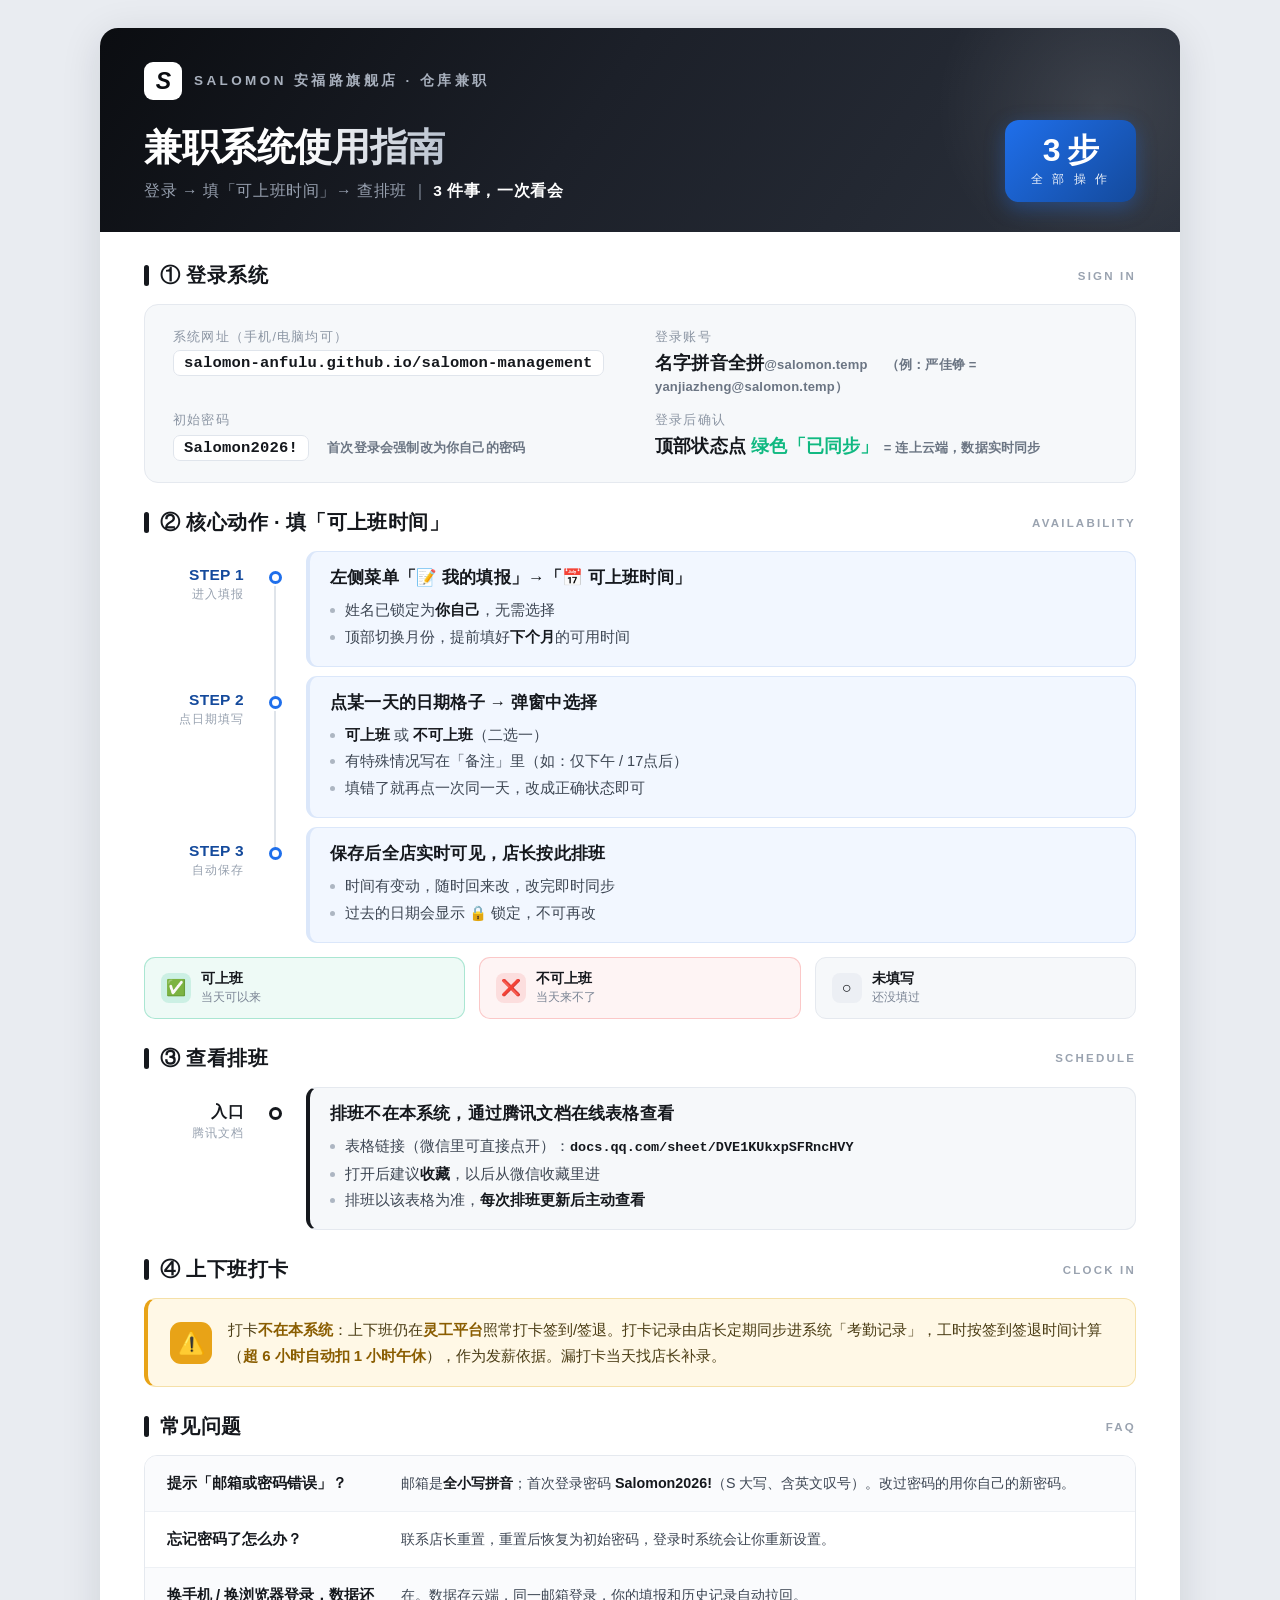
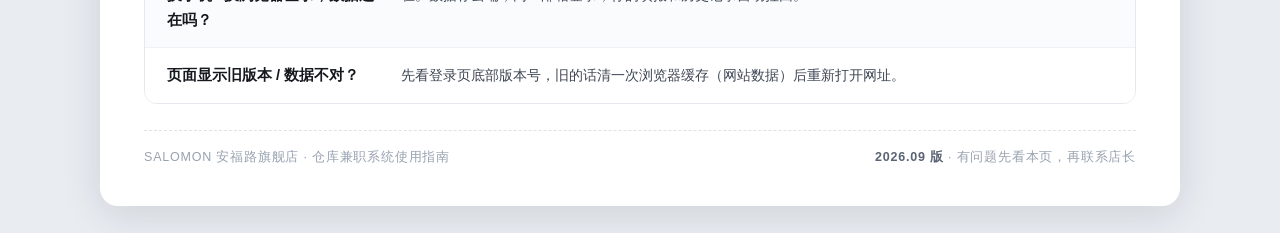
<file: 仓库兼职系统使用指南_OnePager.html>
<!DOCTYPE html>
<html lang="zh-CN" data-page-node-id="h5zE050mLLpM7JHvBUkFAZ">
<head data-page-node-id="OwZky4CgpM4Du3PO9x33jG">
<meta charset="UTF-8" data-page-node-id="VBHqld74aMGAauAasbfFmm">
<title>SALOMON 安福路旗舰店 · 仓库兼职系统使用指南</title>
<style>
  * { margin:0; padding:0; box-sizing:border-box; -webkit-font-smoothing:antialiased; }
  body {
    font-family: -apple-system, "PingFang SC", "Helvetica Neue", "Microsoft YaHei", sans-serif;
    background:#e9ecf1; color:#15181d; padding:28px 0;
  }
  .page { width:1080px; margin:0 auto; background:#fff; border-radius:18px; overflow:hidden; box-shadow:0 8px 40px rgba(15,23,42,.12); }

  /* ============ HEADER ============ */
  .hero { background:linear-gradient(125deg,#0b0d11 0%,#1c2029 45%,#2b313c 100%); color:#fff; padding:34px 44px 30px; position:relative; overflow:hidden; }
  .hero::after { content:""; position:absolute; right:-90px; top:-90px; width:340px; height:340px; border-radius:50%; background:radial-gradient(circle,rgba(255,255,255,.10) 0%,rgba(255,255,255,0) 68%); }
  .brand { display:flex; align-items:center; gap:12px; margin-bottom:20px; position:relative; z-index:2; }
  .smark { width:38px; height:38px; background:#fff; color:#0b0d11; border-radius:9px; display:flex; align-items:center; justify-content:center; font-size:23px; font-weight:800; font-style:italic; letter-spacing:-1px; }
  .brand-txt { font-size:13.5px; letter-spacing:3.4px; color:#a8b0bd; font-weight:600; }
  .hero-main { display:flex; align-items:flex-end; justify-content:space-between; gap:24px; position:relative; z-index:2; }
  .hero h1 { font-size:38px; font-weight:800; letter-spacing:-.4px; line-height:1.18; }
  .hero h1 em { font-style:normal; background:linear-gradient(90deg,#ffffff 0%,#b9c2cf 100%); -webkit-background-clip:text; background-clip:text; color:transparent; }
  .hero .sub { margin-top:11px; font-size:15.5px; color:#98a1b0; letter-spacing:.6px; }
  .hero .sub b { color:#fff; font-weight:700; }
  .qty-badge { flex:0 0 auto; background:linear-gradient(135deg,#1f6feb,#144a9c); border-radius:14px; padding:14px 26px; text-align:center; box-shadow:0 6px 20px rgba(31,111,235,.36); }
  .qty-badge .n { font-size:32px; font-weight:800; line-height:1; letter-spacing:-1px; }
  .qty-badge .u { font-size:12px; letter-spacing:3px; opacity:.92; margin-top:5px; }

  /* ============ BODY ============ */
  .body { padding:30px 44px 40px; }
  .sec { margin-bottom:26px; }
  .sec-hd { display:flex; align-items:center; gap:11px; margin-bottom:15px; }
  .sec-hd .bar { width:5px; height:21px; border-radius:3px; background:#15181d; }
  .sec-hd h2 { font-size:20px; font-weight:800; letter-spacing:.4px; }
  .sec-hd .en { font-size:11.5px; color:#9aa3b0; letter-spacing:2.2px; font-weight:600; margin-left:auto; text-transform:uppercase; }

  /* ---- Info card ---- */
  .info { display:flex; gap:26px; background:#f6f8fa; border:1px solid #e5e9ef; border-radius:14px; padding:24px 28px; align-items:center; }
  .info-grid { flex:1; display:grid; grid-template-columns:1fr 1fr; gap:16px 30px; }
  .info-item .k { font-size:12.5px; color:#8b95a3; letter-spacing:1.2px; margin-bottom:5px; }
  .info-item .v { font-size:18px; font-weight:700; letter-spacing:.2px; }
  .info-item .v small { font-size:13px; font-weight:600; color:#6b7583; }
  .info-item .v .code { font-family:"SF Mono",Menlo,Consolas,monospace; font-size:15.5px; background:#fff; border:1px solid #e0e5ec; border-radius:7px; padding:3px 10px; }

  /* ---- Steps ---- */
  .tl { position:relative; padding-left:4px; }
  .tl-row { display:flex; gap:18px; position:relative; }
  .tl-row + .tl-row { margin-top:9px; }
  .tl-left { flex:0 0 96px; padding-top:15px; text-align:right; }
  .tl-day { font-size:15.5px; font-weight:800; letter-spacing:.3px; }
  .tl-date { font-size:11.5px; color:#98a2b0; margin-top:3px; letter-spacing:1px; }
  .tl-mid { flex:0 0 26px; display:flex; flex-direction:column; align-items:center; position:relative; }
  .tl-dot { width:13px; height:13px; border-radius:50%; background:#fff; border:3.5px solid #15181d; margin-top:20px; z-index:2; }
  .tl-line { position:absolute; top:35px; bottom:-30px; width:2px; background:#dfe4ea; }
  .tl-row:last-child .tl-line { display:none; }
  .tl-card { flex:1; background:#f6f8fa; border:1px solid #e5e9ef; border-left:4px solid #15181d; border-radius:11px; padding:15px 20px; }
  .tl-card .t { font-size:16.5px; font-weight:750; margin-bottom:8px; letter-spacing:.2px; }
  .tl-card ul { list-style:none; }
  .tl-card li { font-size:14.5px; color:#3d4653; line-height:1.85; padding-left:15px; position:relative; }
  .tl-card li::before { content:""; position:absolute; left:0; top:11px; width:5px; height:5px; border-radius:50%; background:#adb6c2; }
  .tl-card li b { color:#15181d; }
  .tl-row.hot .tl-dot { border-color:#1f6feb; }
  .tl-row.hot .tl-card { border-left-color:#1f6feb; background:#f2f7ff; border-color:#dbe7fa; }
  .tl-row.hot .tl-day { color:#144a9c; }
  .pill { display:inline-block; font-size:11px; font-weight:700; padding:2.5px 9px; border-radius:20px; background:#15181d; color:#fff; letter-spacing:.8px; vertical-align:2px; margin-left:8px; }
  .pill.blue { background:#1f6feb; }
  .pill.grey { background:#dfe4ea; color:#5a6473; }

  /* ---- Legend chips ---- */
  .legend { display:flex; gap:14px; margin-top:14px; }
  .chip { flex:1; display:flex; align-items:center; gap:10px; border-radius:11px; padding:12px 16px; border:1px solid #e5e9ef; font-size:14px; }
  .chip .sq { width:30px; height:30px; border-radius:8px; display:flex; align-items:center; justify-content:center; font-size:16px; flex:0 0 auto; }
  .chip b { font-weight:700; }
  .chip small { color:#7a8494; font-size:12px; display:block; margin-top:1px; }
  .chip.g { background:rgba(16,185,129,.07); border-color:rgba(16,185,129,.3); }
  .chip.g .sq { background:rgba(16,185,129,.15); }
  .chip.r { background:rgba(239,68,68,.06); border-color:rgba(239,68,68,.25); }
  .chip.r .sq { background:rgba(239,68,68,.12); }
  .chip.n { background:#f6f8fa; }
  .chip.n .sq { background:#eceff4; }

  /* ---- Notice ---- */
  .notice { display:flex; gap:16px; align-items:center; background:#fff8e6; border:1px solid #f5e0a8; border-left:4px solid #e8a317; border-radius:12px; padding:18px 22px; }
  .notice .ico { flex:0 0 auto; width:42px; height:42px; border-radius:11px; background:#e8a317; color:#fff; display:flex; align-items:center; justify-content:center; font-size:22px; font-weight:800; }
  .notice .txt { font-size:15px; line-height:1.7; color:#4a3c14; }
  .notice .txt b { color:#8a5d00; }

  /* ---- FAQ ---- */
  .faq { border:1px solid #e5e9ef; border-radius:13px; overflow:hidden; }
  .faq-row { display:flex; gap:16px; padding:15px 22px; border-top:1px solid #eef1f5; background:#fff; }
  .faq-row:first-child { border-top:none; }
  .faq-row .q { flex:0 0 218px; font-size:14.8px; font-weight:750; color:#15181d; line-height:1.65; }
  .faq-row .a { flex:1; font-size:14.3px; color:#3d4653; line-height:1.75; }
  .faq-row .a b { color:#15181d; }
  .faq-row:nth-child(odd) { background:#fafbfd; }

  /* ---- Footer ---- */
  .foot { margin-top:26px; padding-top:18px; border-top:1px dashed #dde2e9; display:flex; justify-content:space-between; align-items:center; font-size:12.5px; color:#98a2b0; letter-spacing:.8px; }
  .foot b { color:#5a6473; font-weight:650; }
</style>
</head>
<body data-page-node-id="sEC7JEPulOTVDmupyPzGP4">
<div class="page" data-page-node-id="IEYjMCWCixuMe5pHFb2DCM">

  <!-- ========== HERO ========== -->
  <div class="hero" data-page-node-id="25UcIHAg6ibIqEXtkPhSqE">
    <div class="brand" data-page-node-id="XF4x9jLMI5gJUMc85FMlM0">
      <div class="smark" data-page-node-id="pqjX25r3vL8XvrIpbwY780">S</div>
      <div class="brand-txt" data-page-node-id="bQVwAL7pf5rETCB090EPHX">SALOMON 安福路旗舰店 · 仓库兼职</div>
    </div>
    <div class="hero-main" data-page-node-id="NCEGOcYnCZuVeQEO0aAfUS">
      <div data-page-node-id="wrxdNGx7VBuivJUy1UUps1">
        <h1 data-page-node-id="23cpcQ0J96AuI35XOSCF89">兼职系统<em data-page-node-id="mgGVJrMExGvGt2tn8AKwBp">使用指南</em></h1>
        <div class="sub" data-page-node-id="jHucXhHP2Me1oaBdcv52lN">登录 → 填「可上班时间」→ 查排班 ｜ <b data-page-node-id="qWDfWgXAdZlyTuHjhU0k89">3 件事，一次看会</b></div>
      </div>
      <div class="qty-badge" data-page-node-id="T9b6zRkZ45Xz4VWfFzl2ld">
        <div class="n" data-page-node-id="CQRPN7E5tUsBNFm61zePhJ">3 步</div>
        <div class="u" data-page-node-id="MvWMeTOktZmy19qNlAKoSh">全 部 操 作</div>
      </div>
    </div>
  </div>

  <div class="body" data-page-node-id="vIGJl4v1JIUdcrcRNM2nMF">

    <!-- ========== 01 登录 ========== -->
    <div class="sec" data-page-node-id="ztiuUkUPk6AirS6BUBDjGx">
      <div class="sec-hd" data-page-node-id="BCrHwnCF0cjlmaBVWuOalb"><div class="bar" data-page-node-id="EUi96m2QlXSdItpJsf7Lpn"></div><h2 data-page-node-id="KXTzFrUk1ZGWvRrmDk701c">① 登录系统</h2><div class="en" data-page-node-id="optnhmLjWClSA6LNEyCLFb">Sign In</div></div>
      <div class="info" data-page-node-id="5OGHTsQILqmBfTzzFEWUi6">
        <div class="info-grid" data-page-node-id="COhNscEFblaSMZuLO6RCsD">
          <div class="info-item" data-page-node-id="cZcUgVoxPspu3omjtjirMG">
            <div class="k" data-page-node-id="qRnUUw6FxFFd8fXiTu49e1">系统网址（手机/电脑均可）</div>
            <div class="v" data-page-node-id="mWCtNwN9MKwNtzYdi55gm7"><span class="code" data-page-node-id="9lj8rVuvP5y19TS5J4AsyJ">salomon-anfulu.github.io/salomon-management</span></div>
          </div>
          <div class="info-item" data-page-node-id="YWlgdCvRc6bI0AjcK6bTHO">
            <div class="k" data-page-node-id="CDBsBDVHwXKnTC1BSDpasu">登录账号</div>
            <div class="v" data-page-node-id="WiTLbtW2FJJwD70pwcW2ql">名字拼音全拼<small data-page-node-id="Om0OwTx4fF9oFd8rUhZR0q">@salomon.temp</small>　<small data-page-node-id="gOSwT5HTA3tR4I02F7mhGw">（例：严佳铮 = yanjiazheng@salomon.temp）</small></div>
          </div>
          <div class="info-item" data-page-node-id="hSHQaCBuFdBcul6B9jm8Vs">
            <div class="k" data-page-node-id="J1B5aEo9jPPP3lPRkv3s7F">初始密码</div>
            <div class="v" data-page-node-id="2pzmCaS1VfpjdcvTMtAn51"><span class="code" data-page-node-id="dKHMxDO9iG4FpCYvB3LJNq">Salomon2026!</span>　<small data-page-node-id="sbsL3FB7BvwF3jbr6M55gu">首次登录会强制改为你自己的密码</small></div>
          </div>
          <div class="info-item" data-page-node-id="kwr4OUb1AIdzAW1TVi2GmN">
            <div class="k" data-page-node-id="2x4VqvcRdjpogugyb9pdH7">登录后确认</div>
            <div class="v" data-page-node-id="riV0m2deX2WEv2SjmQRPQW">顶部状态点 <b style="color:#10b981;" data-page-node-id="xd4s85IhNnMscLOXbE3NJv">绿色「已同步」</b> <small data-page-node-id="c3CwogeEJ6Csa6T486cFgC">= 连上云端，数据实时同步</small></div>
          </div>
        </div>
      </div>
    </div>

    <!-- ========== 02 填可上班时间 ========== -->
    <div class="sec" data-page-node-id="xN9eNfMl6x8OguqovvsEiB">
      <div class="sec-hd" data-page-node-id="xBiA3ylj0tM4d0VpBdOLrH"><div class="bar" data-page-node-id="9oSrTFlGt2J8orz5FCEoYb"></div><h2 data-page-node-id="yA1YQNizAp6lZcMgcGDDcc">② 核心动作 · 填「可上班时间」</h2><div class="en" data-page-node-id="DVLMxJc0jxB2NAUoGswzYE">Availability</div></div>
      <div class="tl" data-page-node-id="KJrezDf0mWHZASfKR1vJvT">
        <div class="tl-row hot" data-page-node-id="KiA0MSq8pJgiBgdkhQdcM5">
          <div class="tl-left" data-page-node-id="LgMmXE0wBt8ckGp7ousACA"><div class="tl-day" data-page-node-id="I3G7zp1MA4HI0OK42iOHD2">STEP 1</div><div class="tl-date" data-page-node-id="PTVlTbLtnC9IHAFH9aB9KP">进入填报</div></div>
          <div class="tl-mid" data-page-node-id="xnfetkP7nGf8sxzbRbNhPE"><div class="tl-dot" data-page-node-id="48FvCrxm2GVD5Jv9HSA1hU"></div><div class="tl-line" data-page-node-id="DAknjoDwPHN66nVMvXqDBw"></div></div>
          <div class="tl-card" data-page-node-id="FvBD5nZlkUDe6dH5vw4cpA">
            <div class="t" data-page-node-id="vN3kcIr5mPNvBqQr79z7Co">左侧菜单「📝 我的填报」→「📅 可上班时间」</div>
            <ul data-page-node-id="M27yLQKU0XSyUaY8mzpbon">
              <li data-page-node-id="z39K2wgaRg6vYVIp1wX3Bd">姓名已锁定为<b data-page-node-id="XaWcf0F5zOiZmfyHqtdTWj">你自己</b>，无需选择</li>
              <li data-page-node-id="2QAHhv2L95AvpcfmAN7Z0y">顶部切换月份，提前填好<b data-page-node-id="cBIYAfVJdeGlec6f8f0n4d">下个月</b>的可用时间</li>
            </ul>
          </div>
        </div>
        <div class="tl-row hot" data-page-node-id="b7EwGVahm91T7yyhMtjR5R">
          <div class="tl-left" data-page-node-id="OHvQBAJHGOwlwmYoXPM013"><div class="tl-day" data-page-node-id="gvwZMMPqEHWSn9Z3mW2w63">STEP 2</div><div class="tl-date" data-page-node-id="WSOuHnn5LcVy3BuurESYEf">点日期填写</div></div>
          <div class="tl-mid" data-page-node-id="ULkcQt0SDZ1RivIIVv2VhX"><div class="tl-dot" data-page-node-id="KrFypSpKu7KDWf2h4rUuUK"></div><div class="tl-line" data-page-node-id="5jXIgQpEnXxjMR72WYdYjx"></div></div>
          <div class="tl-card" data-page-node-id="6RzwRVF9hzoKzAqGRBcm0w">
            <div class="t" data-page-node-id="E1BoNN8hmJwdCzgpI6HFEB">点某一天的日期格子 → 弹窗中选择</div>
            <ul data-page-node-id="VELyGCUd4FbrQUPxk0MYAY">
              <li data-page-node-id="sV1BZysxUlnE7oxvVLYhJL"><b data-page-node-id="pkx60ZajSOGcjKcyPV77dn">可上班</b> 或 <b data-page-node-id="gZmFaqL4ApjmQKAnVNRGbo">不可上班</b>（二选一）</li>
              <li data-page-node-id="u18ZQlnMpXyxeSO3SjWI7R">有特殊情况写在「备注」里（如：仅下午 / 17点后）</li>
              <li data-page-node-id="u4kRqVSjBAyMm0Vh1EXoLo">填错了就再点一次同一天，改成正确状态即可</li>
            </ul>
          </div>
        </div>
        <div class="tl-row hot" data-page-node-id="AkYcdcz9VO74dEVD9pHi4r">
          <div class="tl-left" data-page-node-id="tuAAkZo7vBdFwfPhSVkVqZ"><div class="tl-day" data-page-node-id="BQFxfglFe88Cneg89xerZq">STEP 3</div><div class="tl-date" data-page-node-id="OYAAD2WTG3fg8GXBmnN5eA">自动保存</div></div>
          <div class="tl-mid" data-page-node-id="CChPQlFCkoqHUGdlRmgcut"><div class="tl-dot" data-page-node-id="WZjGLzYQrkVIFDvNC07dAu"></div></div>
          <div class="tl-card" data-page-node-id="UfOeH19Gp28B25nOjCqJRc">
            <div class="t" data-page-node-id="hvcUAAkGKzzYGYWusm0Bg1">保存后全店实时可见，<b data-page-node-id="HMpwnwvXsZCl2ElFDtEj1S">店长按此排班</b></div>
            <ul data-page-node-id="e2RvKrTbRPDdE8kADIyanE">
              <li data-page-node-id="rUFQxtkiY3kERpNRt66Emj">时间有变动，随时回来改，改完即时同步</li>
              <li data-page-node-id="0UoJCOzCwJ7HwPmQuSEl8i">过去的日期会显示 🔒 锁定，不可再改</li>
            </ul>
          </div>
        </div>
      </div>
      <div class="legend" data-page-node-id="EYsHyCW7MQUjyvIsxBvTw1">
        <div class="chip g" data-page-node-id="nU3gKjmguEVXDEa55xWTc0"><div class="sq" data-page-node-id="36Py6PQBAsLyJkwMO8eYq0">✅</div><div data-page-node-id="cbp3DQjNwKV5QWvA3crL8B"><b data-page-node-id="2gi0GgkZLkVW3ubAe7qwjL">可上班</b><small data-page-node-id="WCeJcyMqMNO31MYTqbzcS9">当天可以来</small></div></div>
        <div class="chip r" data-page-node-id="JrA0PxFIrgfwkXQR3Ol7Cc"><div class="sq" data-page-node-id="bQUUhE2oxBNjV6I4Zyccnw">❌</div><div data-page-node-id="ZEajbfhCmyjL0iSwIn01um"><b data-page-node-id="a5aIEHdpPnlCt2oxpXmTMO">不可上班</b><small data-page-node-id="x35He3JLxkThlqlGKogrWB">当天来不了</small></div></div>
        <div class="chip n" data-page-node-id="hscICQ58j9Dv7q8KjKPYzm"><div class="sq" data-page-node-id="ZvL56yd1t5zEh4kcmy5jDh">○</div><div data-page-node-id="cals4dmrz8yzAJrB7rGG2R"><b data-page-node-id="1VdKhJ2y2ZgSPgGnHcrG8S">未填写</b><small data-page-node-id="sqjONKYlGDuPC24MSwvihU">还没填过</small></div></div>
      </div>
    </div>

    <!-- ========== 03 查排班 ========== -->
    <div class="sec" data-page-node-id="3q3pRMBGhhxA2RyR4Yfd7J">
      <div class="sec-hd" data-page-node-id="Hwm07eEI2PCNfgoz4CSsGo"><div class="bar" data-page-node-id="OSJS9k1XQJpUAj5ixvHp6X"></div><h2 data-page-node-id="91YNM21F7kKHeiDRExSI4p">③ 查看排班</h2><div class="en" data-page-node-id="7YAk6qA4qIg3WASqL4MzaZ">Schedule</div></div>
      <div class="tl" data-page-node-id="ZTQHUuTffK2qB6vpBI7knh">
        <div class="tl-row" data-page-node-id="B6HugCZD31ijCDjSvXdQpM">
          <div class="tl-left" data-page-node-id="irhqvaVN63ijGZRhluJv63"><div class="tl-day" data-page-node-id="OOKoU8415oYbNAxpnDUdVa">入口</div><div class="tl-date" data-page-node-id="rEESPRWdBGrwWlMfDOilHu">腾讯文档</div></div>
          <div class="tl-mid" data-page-node-id="HemJzoSK8CknczO404O1G4"><div class="tl-dot" data-page-node-id="J4xKeec6OMlKiDxsCgeyPC"></div><div class="tl-line" data-page-node-id="tVFHsmrSl7ZSjZENyxmXCD"></div></div>
          <div class="tl-card" data-page-node-id="pAOzhQSeNaz836ZWxdzrDB">
            <div class="t" data-page-node-id="iW8BloVVGgolCxCHlNDazT">排班不在本系统，通过腾讯文档在线表格查看</div>
            <ul data-page-node-id="esGYVWrCkZzyr98fseWiyi">
              <li data-page-node-id="l6Q5it402giINxfLPXaOpP">表格链接（微信里可直接点开）：<b data-page-node-id="E4s16bdpdH8v9jRHuyrauv" style="font-family:'SF Mono',Menlo,Consolas,monospace; font-size:13.5px;">docs.qq.com/sheet/DVE1KUkxpSFRncHVY</b></li>
              <li data-page-node-id="UXnLDOPq1jVns79tv9UgIT">打开后建议<b>收藏</b>，以后从微信收藏里进</li>
              <li data-page-node-id="sC5AIrsIq5cvYNdvh2EkvG">排班以该表格为准，<b data-page-node-id="LHTVO0sApc4WrH4uq84Fot">每次排班更新后主动查看</b></li>
            </ul>
          </div>
        </div>
      </div>
    </div>

    <!-- ========== 04 打卡说明 ========== -->
    <div class="sec" data-page-node-id="WNxHk2C2z8PZyYspxjr9Up">
      <div class="sec-hd" data-page-node-id="jwTByqQ2MeZo5ZmB2JkDRP"><div class="bar" data-page-node-id="cYR09Xp09vnZ2QdhILOoRd"></div><h2 data-page-node-id="IAcScQSQayKldgsH6gPXDg">④ 上下班打卡</h2><div class="en" data-page-node-id="MFSdfFZn7rbyNrLig1JsUh">Clock In</div></div>
      <div class="notice" data-page-node-id="9V4g8wLlzkC6tQxVnaFVGD">
        <div class="ico" data-page-node-id="3hlke9hGA0sfMAOmkJLU5c">⚠️</div>
        <div class="txt" data-page-node-id="f7iZ6oLKcLS5pI4dDBg00A">打卡<b data-page-node-id="uF5HdBdgsPECi850Gzrt0F">不在本系统</b>：上下班仍在<b data-page-node-id="UEg94FrLBQkfDG9DgTT6hK">灵工平台</b>照常打卡签到/签退。打卡记录由店长定期同步进系统「考勤记录」，工时按签到签退时间计算（<b data-page-node-id="aFTfgtXq1L1o8tj41csa5C">超 6 小时自动扣 1 小时午休</b>），作为发薪依据。漏打卡当天找店长补录。</div>
      </div>
    </div>

    <!-- ========== 05 FAQ ========== -->
    <div class="sec" data-page-node-id="xjjolTubGhalRA7zXj71zR">
      <div class="sec-hd" data-page-node-id="wAFCJnFqwYBDrWhsrxRSSC"><div class="bar" data-page-node-id="qra932KEi6mzIw4B13QrXg"></div><h2 data-page-node-id="Zv71fXz80iGtYFE4g0UBEb">常见问题</h2><div class="en" data-page-node-id="unL1AzjPYzld4MLTTXx3Ef">FAQ</div></div>
      <div class="faq" data-page-node-id="iAhrlaFzQkX1I7mrBqyrRD">
        <div class="faq-row" data-page-node-id="dIeuqW2v7rC8XAHLQBhxrf">
          <div class="q" data-page-node-id="SfuddGiEOGJCmak5N6N2Wh">提示「邮箱或密码错误」？</div>
          <div class="a" data-page-node-id="83qkf5wIZEEs1rPnRkozPo">邮箱是<b data-page-node-id="PTDJ2AP0a20s3nJFlyCqnY">全小写拼音</b>；首次登录密码 <b data-page-node-id="aQvap7ybosQrC1Xs1N2VnT">Salomon2026!</b>（S 大写、含英文叹号）。改过密码的用你自己的新密码。</div>
        </div>
        <div class="faq-row" data-page-node-id="NljacSiT11KlnIrnMflCde">
          <div class="q" data-page-node-id="lQbVGkXXJk4vDS3VUMwuhx">忘记密码了怎么办？</div>
          <div class="a" data-page-node-id="pfiTiF5CH2RGmPSONVnxfs">联系店长重置，重置后恢复为初始密码，登录时系统会让你重新设置。</div>
        </div>
        <div class="faq-row" data-page-node-id="GydxPNsua36wHYqr8yXwhj">
          <div class="q" data-page-node-id="iZw2f9XFFpZQquKEPyrUN1">换手机 / 换浏览器登录，数据还在吗？</div>
          <div class="a" data-page-node-id="YieC1PgTKtBuzKDiJtiUJU">在。数据存云端，同一邮箱登录，你的填报和历史记录自动拉回。</div>
        </div>
        <div class="faq-row" data-page-node-id="JwGwwbD6oGHiFT1Hlm08pP">
          <div class="q" data-page-node-id="y7Cn0QCZoA8zNXsfxVbEoJ">页面显示旧版本 / 数据不对？</div>
          <div class="a" data-page-node-id="9xeKEEY7LJgET35bwwMx1v">先看登录页底部版本号，旧的话清一次浏览器缓存（网站数据）后重新打开网址。</div>
        </div>
      </div>
    </div>

    <div class="foot" data-page-node-id="m4ALAy1ElFO7e2aiDYsi63">
      <div data-page-node-id="k5WzsEc143vTE8abqPm8MG">SALOMON 安福路旗舰店 · 仓库兼职系统使用指南</div>
      <div data-page-node-id="rHxWlRpHqr8cREQihUtLVc"><b data-page-node-id="EDjdrVaXRXwZrmk0WBWlpN">2026.09 版</b> · 有问题先看本页，再联系店长</div>
    </div>

  </div>
</div>
</body>
</html>
</file>
